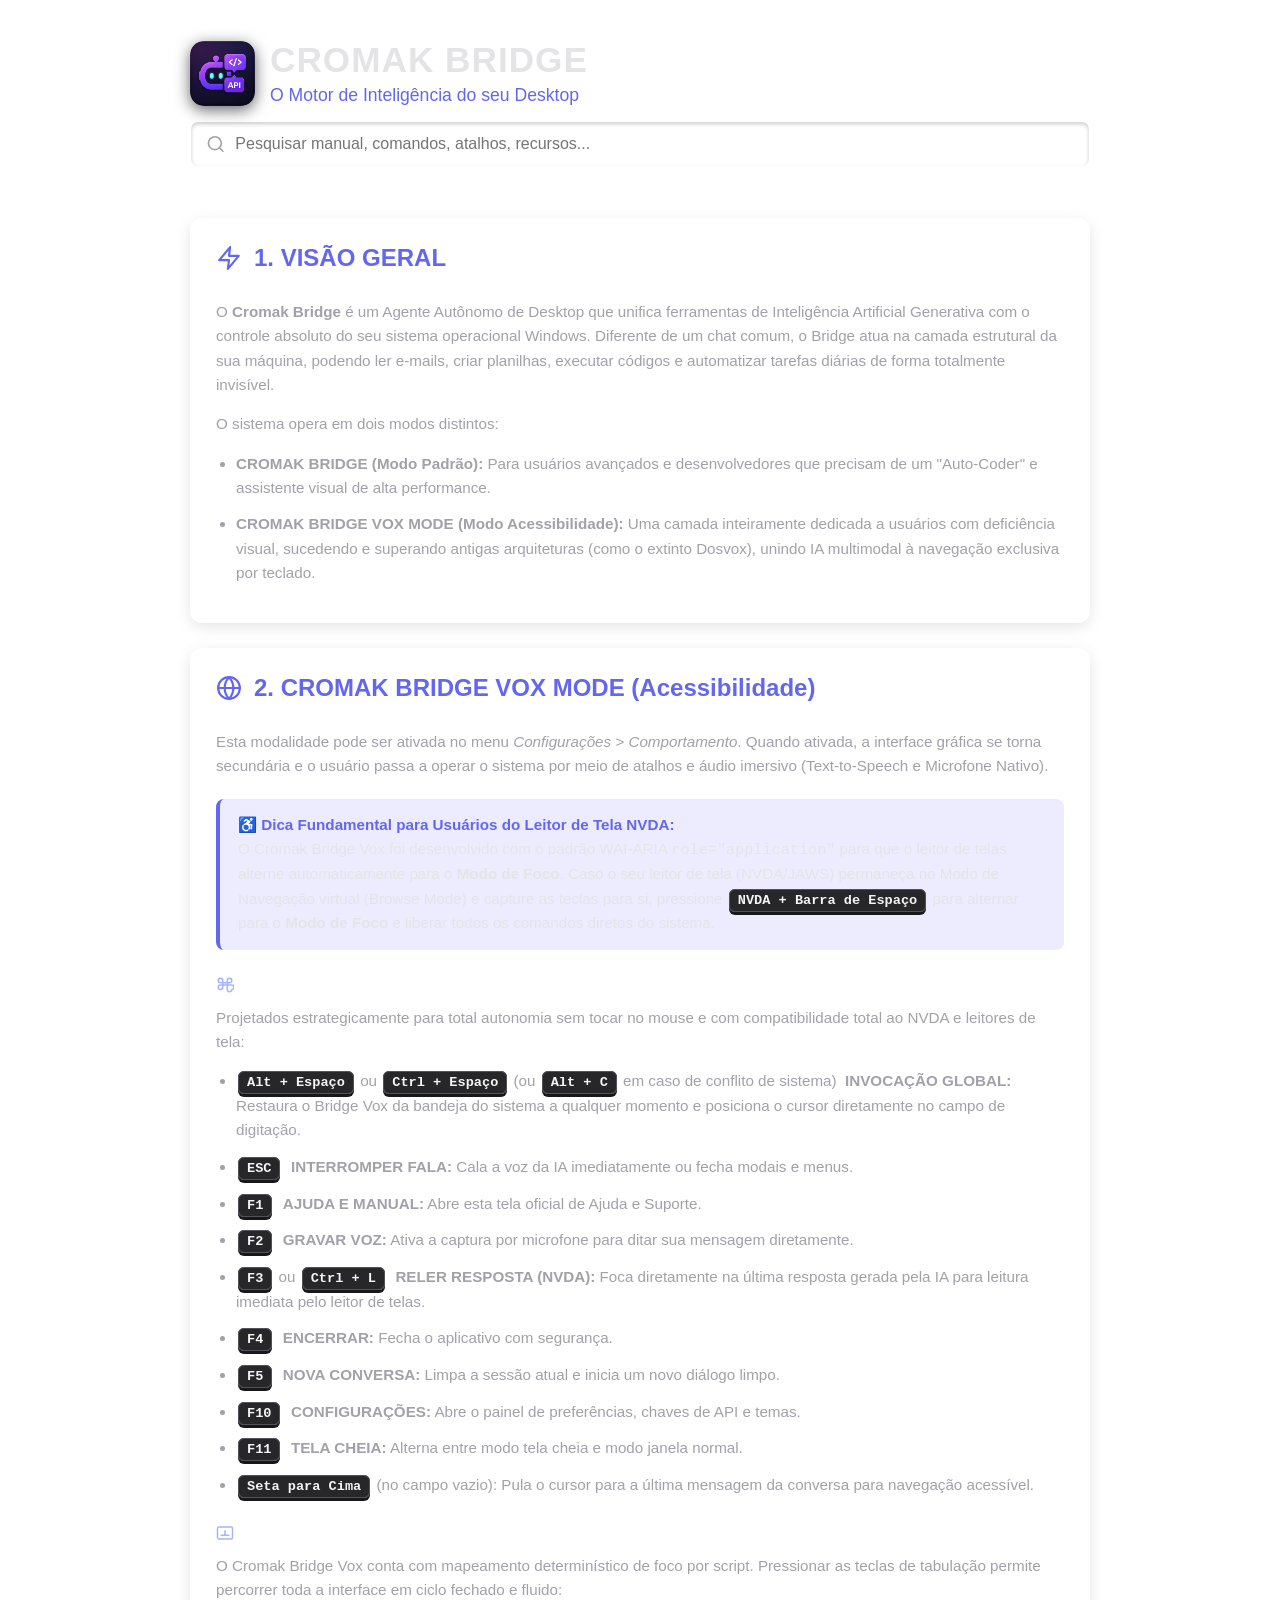
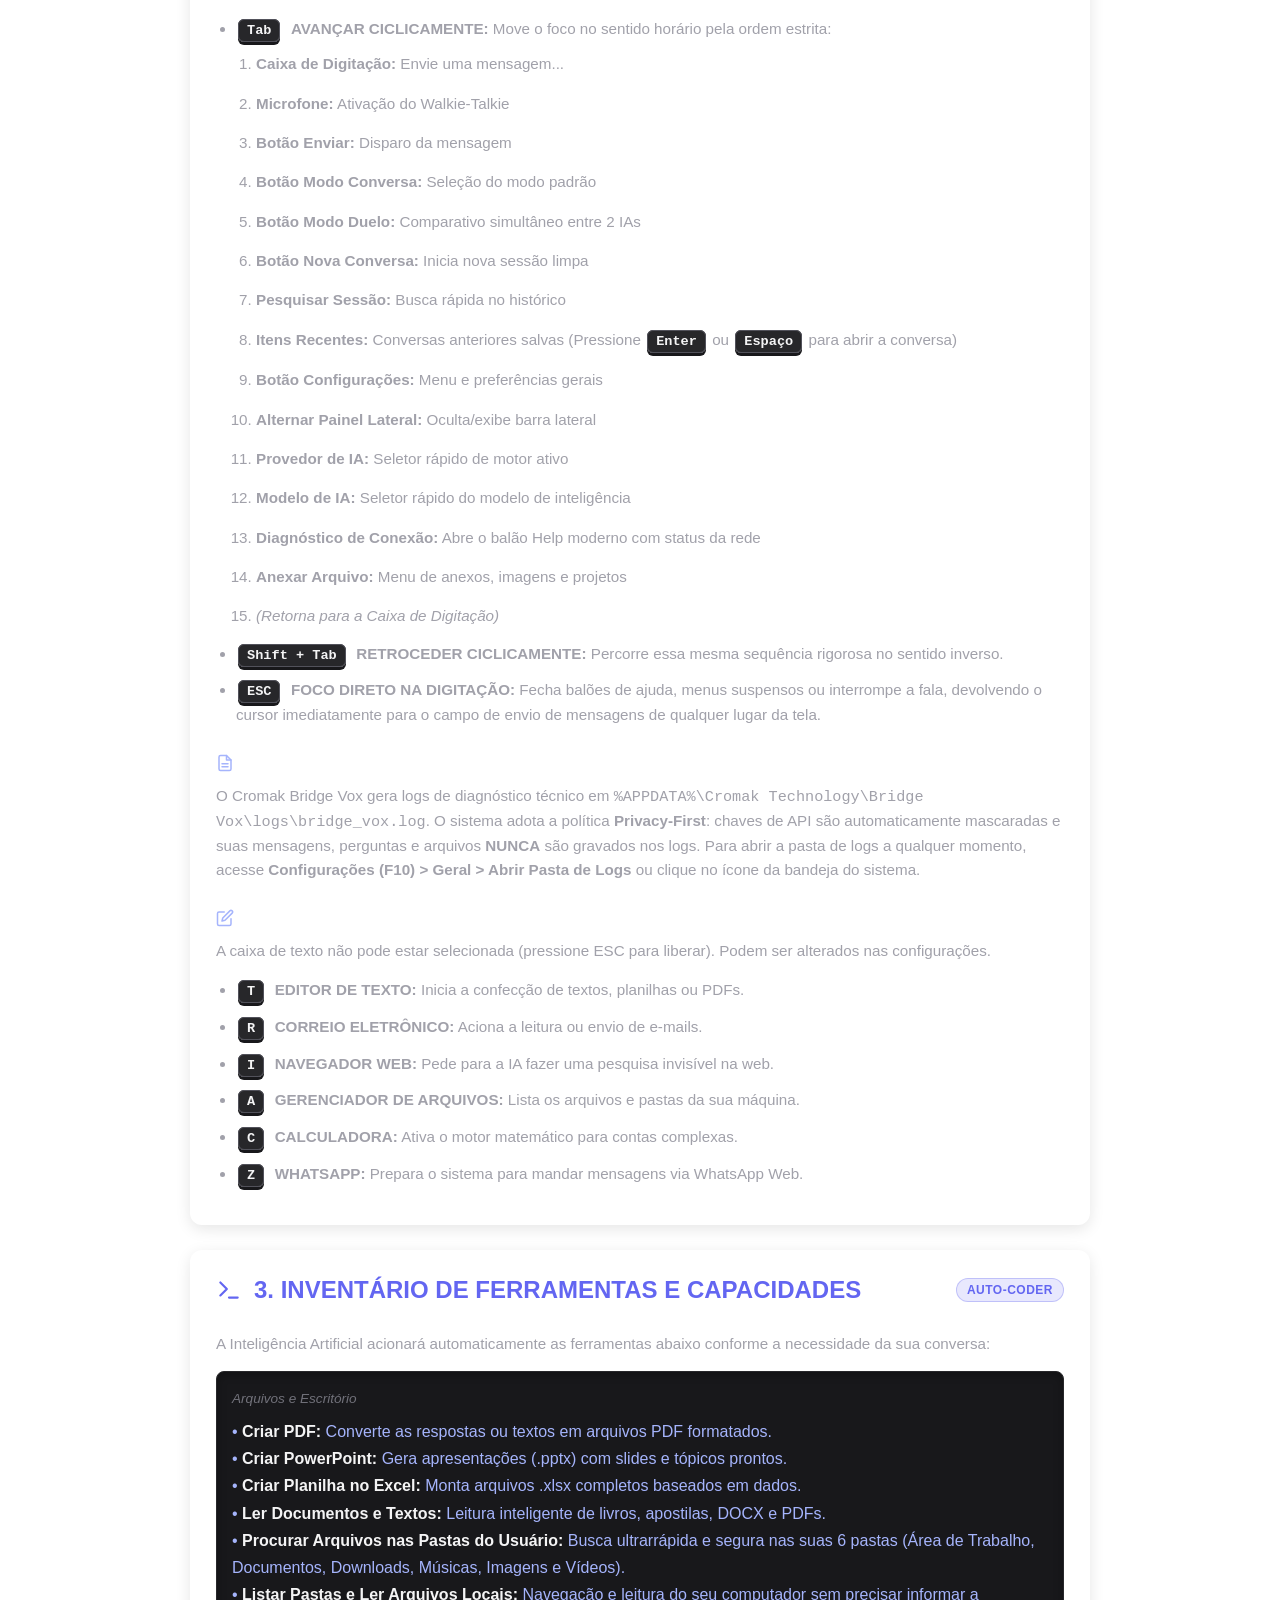
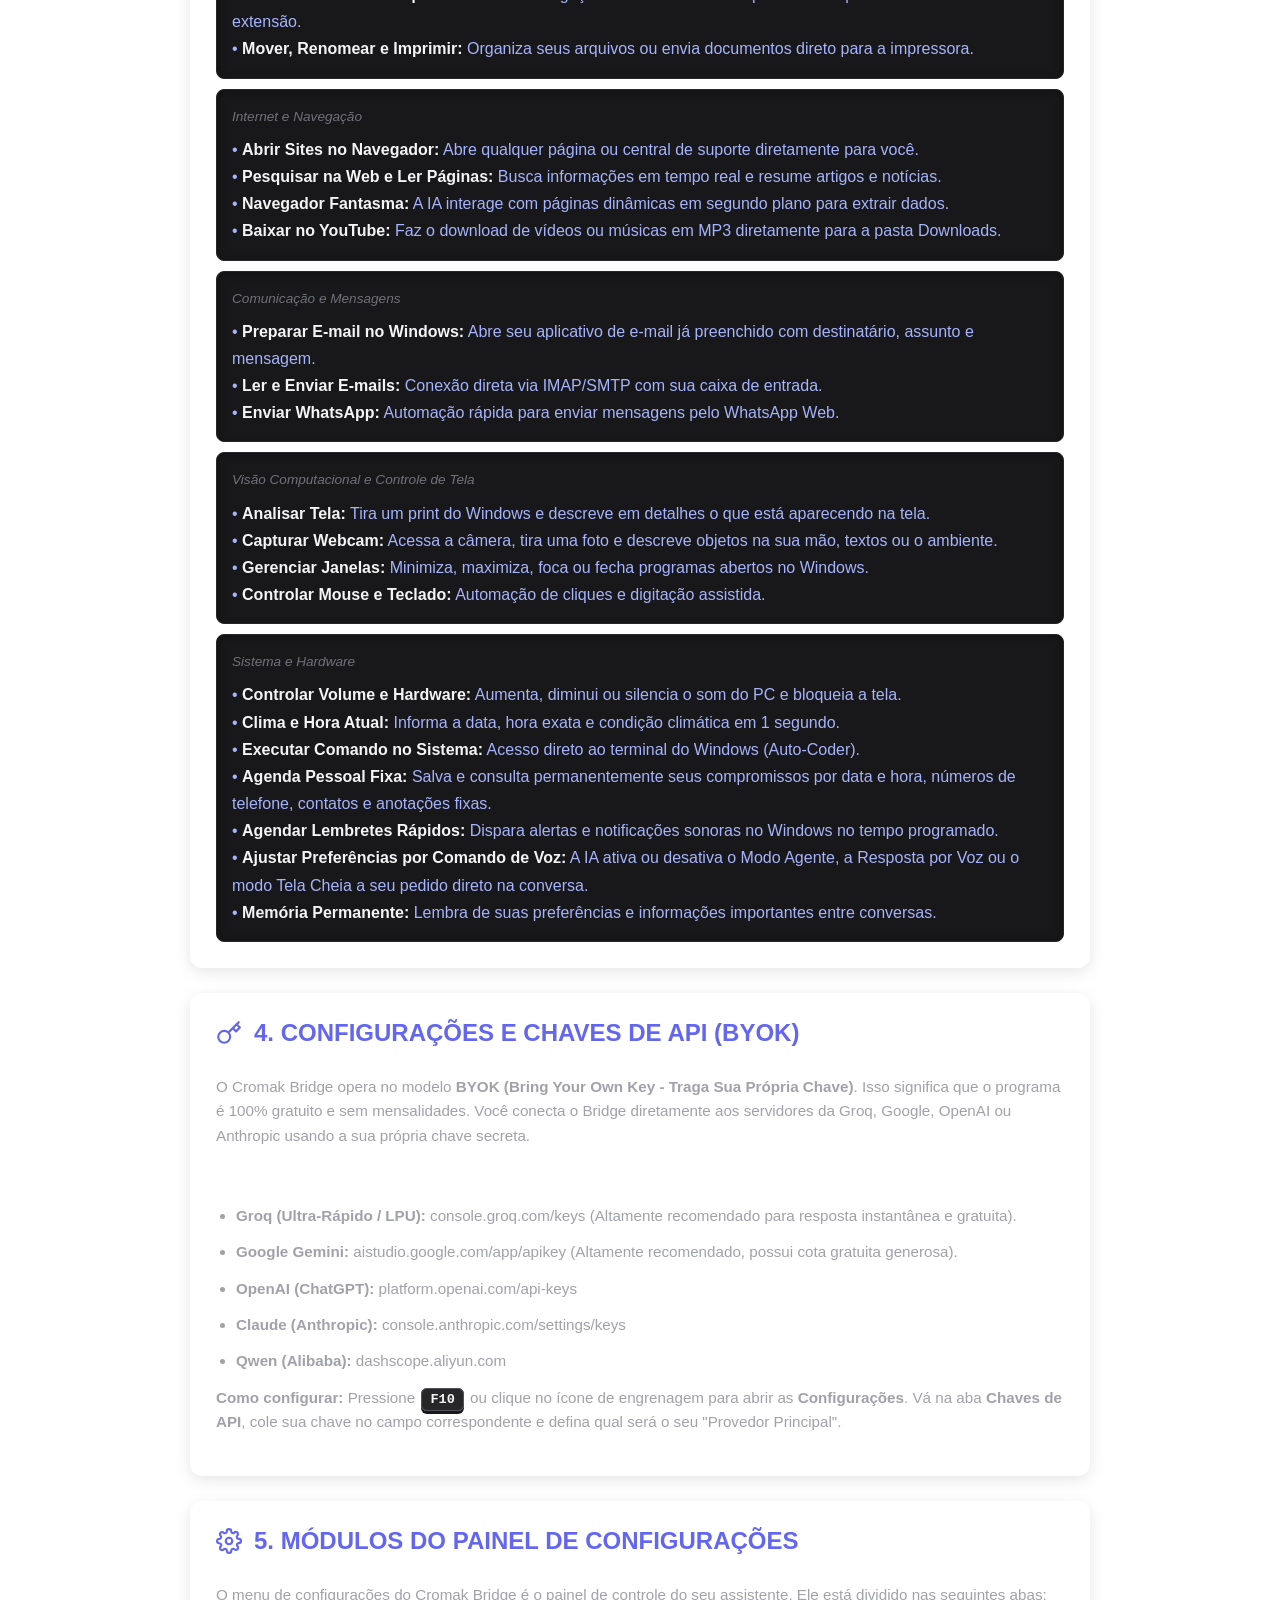
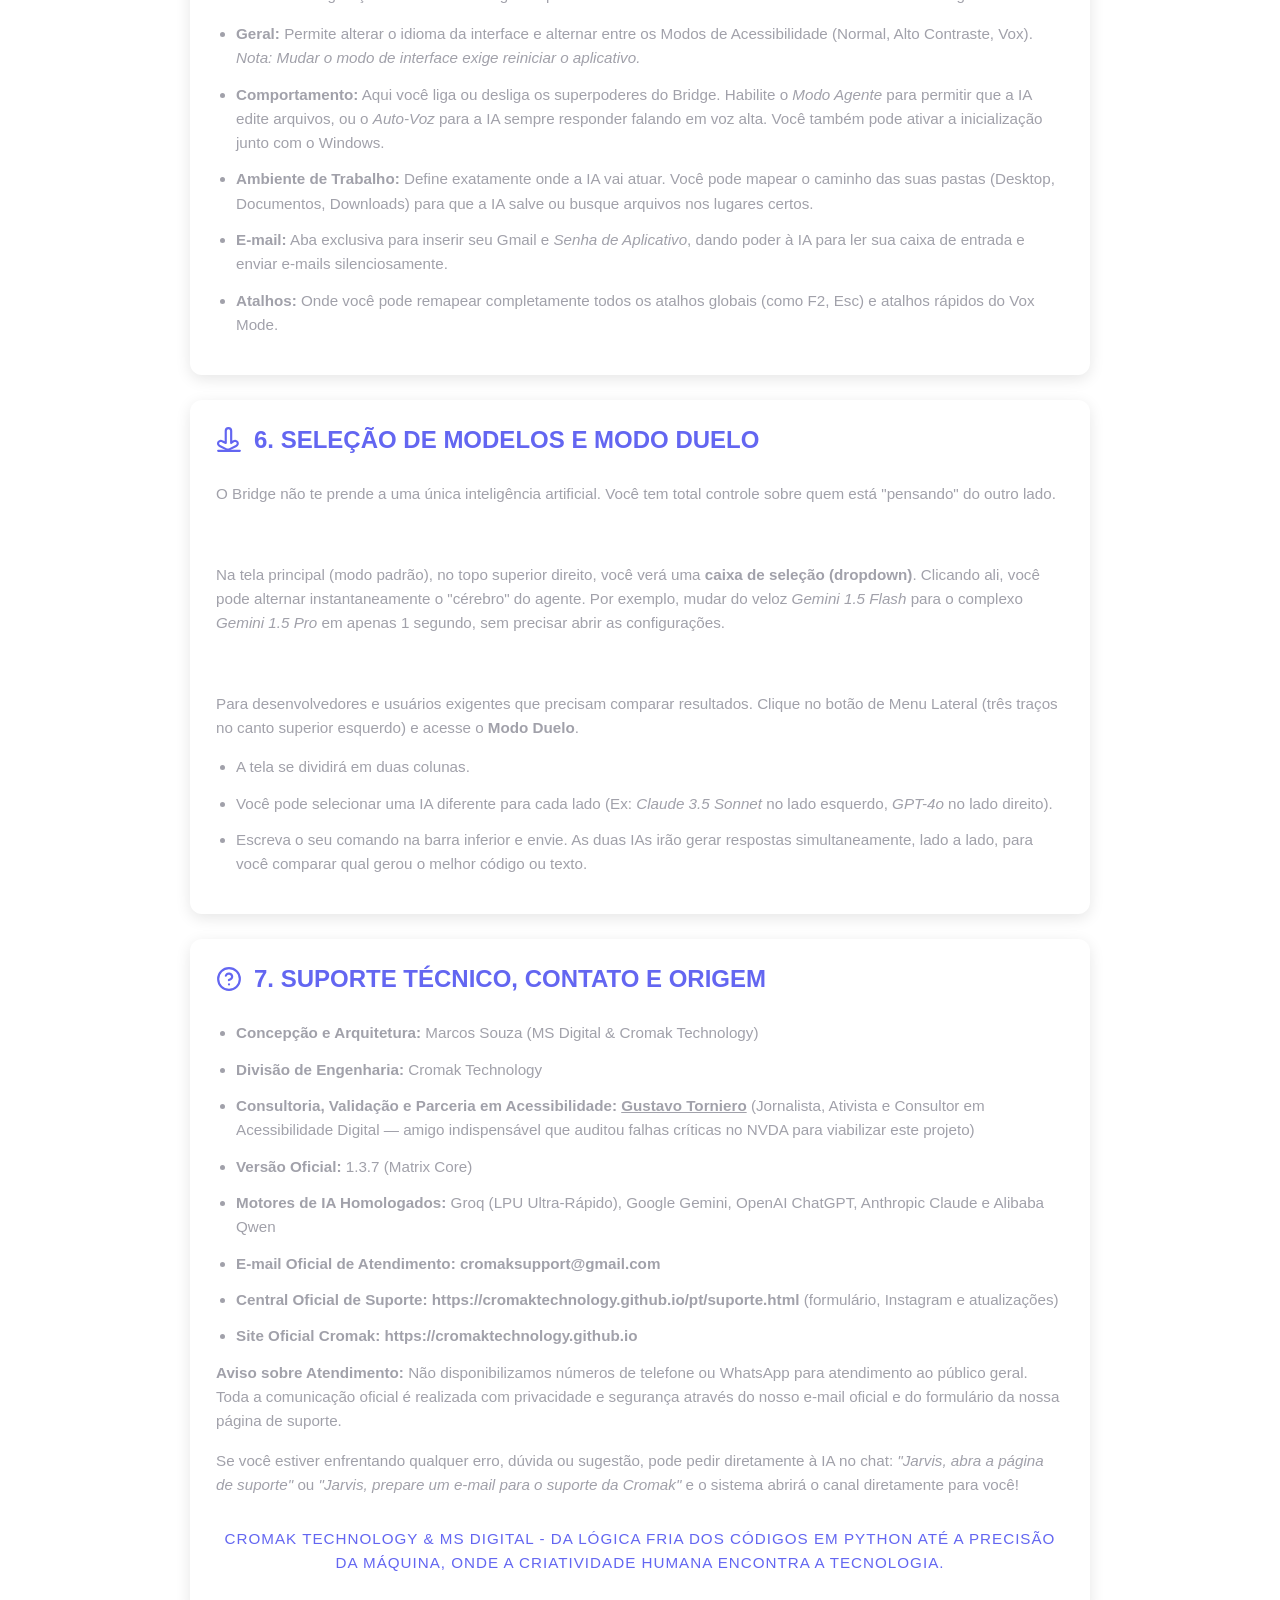
<file: web/help.html>
<!DOCTYPE html>
<html lang="pt-BR">
<head>
    <meta charset="UTF-8">
    <meta name="viewport" content="width=device-width, initial-scale=1.0">
    <title>Ajuda - Cromak Bridge</title>
    <link rel="icon" type="image/x-icon" href="lib/cromak-bridge.ico">
    <link rel="stylesheet" href="lib/style.css">
    <style>
        body { padding: 40px; overflow-y: auto; align-items: flex-start; justify-content: flex-start; background: var(--bg-dark); font-family: 'Segoe UI', Tahoma, Geneva, Verdana, sans-serif; }
        .help-container { max-width: 900px; margin: 0 auto; width: 100%; }
        
        .help-header { border-bottom: 1px solid var(--border-glass); padding-bottom: 20px; margin-bottom: 30px; display: flex; flex-direction: column; gap: 15px; }
        .help-header-top { display: flex; align-items: center; gap: 15px; }
        .help-header h1 { font-size: 2.2rem; color: var(--text-primary); margin: 0; text-transform: uppercase; letter-spacing: 1px; }
        .help-header p { color: var(--accent-1); margin: 5px 0 0 0; font-weight: 500; font-size: 1.1rem; }
        
        .search-box { display: flex; align-items: center; background: var(--surface-1); border: 1px solid var(--border-glass); border-radius: 8px; padding: 12px 15px; box-shadow: inset 0 2px 4px rgba(0,0,0,0.2); }
        .search-box input { background: transparent; border: none; color: var(--text-primary); font-size: 1rem; width: 100%; outline: none; margin-left: 10px; }
        
        .help-section { background: rgba(255,255,255,0.02); border: 1px solid var(--border-glass); border-radius: 12px; padding: 25px; margin-bottom: 25px; transition: 0.3s; box-shadow: 0 4px 15px rgba(0,0,0,0.1); }
        .help-section:hover { border-color: rgba(99, 102, 241, 0.4); box-shadow: 0 4px 20px rgba(99, 102, 241, 0.15); transform: translateY(-2px); }
        
        .help-section h2 { color: var(--accent-1); font-size: 1.5rem; margin-top: 0; margin-bottom: 15px; display: flex; align-items: center; gap: 12px; border-bottom: 1px solid rgba(255,255,255,0.05); padding-bottom: 12px; }
        .help-section h3 { color: #fff; font-size: 1.1rem; margin-top: 25px; margin-bottom: 10px; display: flex; align-items: center; gap: 8px; }
        
        .help-section p { color: var(--text-secondary); line-height: 1.6; margin-bottom: 15px; font-size: 0.95rem; }
        .help-section ul { color: var(--text-secondary); line-height: 1.6; padding-left: 20px; font-size: 0.95rem; }
        .help-section li { margin-bottom: 12px; }
        
        .icon { stroke: var(--accent-1); width: 26px; height: 26px; }
        .sub-icon { stroke: #a5b4fc; width: 18px; height: 18px; }
        
        .cmd-block { background: #18181b; border: 1px solid #27272a; border-radius: 8px; padding: 15px; margin-top: 10px; font-family: monospace; color: #a5b4fc; line-height: 1.7; box-shadow: inset 0 2px 10px rgba(0,0,0,0.3); }
        .cmd-block span.title { color: #71717a; font-style: italic; display: block; margin-bottom: 8px; font-family: 'Segoe UI', sans-serif; font-size: 0.85rem; }
        .cmd-block b { color: #f4f4f5; }
        
        .kbd { background: #27272a; border: 1px solid #52525b; border-radius: 6px; padding: 3px 8px; color: #f4f4f5; font-size: 0.85rem; box-shadow: 0 3px 0 #18181b; font-family: monospace; font-weight: bold; margin: 0 2px; }
        
        .badge { background: rgba(99, 102, 241, 0.15); color: var(--accent-1); padding: 4px 10px; border-radius: 20px; font-size: 0.75rem; font-weight: bold; border: 1px solid rgba(99, 102, 241, 0.3); margin-left: auto; letter-spacing: 0.5px; }
        
        .no-results { display: none; text-align: center; color: var(--text-secondary); padding: 40px; font-size: 1.2rem; }
    </style>
</head>
<body role="application" aria-label="Ajuda e Manual de Atalhos - Cromak Bridge Vox">
    <div class="help-container">
        <div class="help-header">
            <div class="help-header-top">
                <img src="lib/cromak-bridge.png" alt="Logo" width="65" style="border-radius: 14px; box-shadow: 0 4px 15px rgba(0,0,0,0.6);">
                <div>
                    <h1>CROMAK BRIDGE</h1>
                    <p>O Motor de Inteligência do seu Desktop</p>
                </div>
            </div>
            
            <div class="search-box">
                <svg viewBox="0 0 24 24" fill="none" stroke-width="2" stroke-linecap="round" stroke-linejoin="round" style="width: 20px; height: 20px; stroke: var(--text-secondary);"><circle cx="11" cy="11" r="8"></circle><line x1="21" y1="21" x2="16.65" y2="16.65"></line></svg>
                <input type="text" id="searchInput" placeholder="Pesquisar manual, comandos, atalhos, recursos..." onkeyup="filtrarAjuda()">
            </div>
        </div>

        <div id="noResults" class="no-results">Nenhum tópico encontrado para sua pesquisa.</div>

        <!-- VISÃO GERAL -->
        <div class="help-section searchable">
            <h2>
                <svg class="icon" viewBox="0 0 24 24" fill="none" stroke-width="2" stroke-linecap="round" stroke-linejoin="round"><polygon points="13 2 3 14 12 14 11 22 21 10 12 10 13 2"></polygon></svg>
                1. VISÃO GERAL
            </h2>
            <p>O <b>Cromak Bridge</b> é um Agente Autônomo de Desktop que unifica ferramentas de Inteligência Artificial Generativa com o controle absoluto do seu sistema operacional Windows. Diferente de um chat comum, o Bridge atua na camada estrutural da sua máquina, podendo ler e-mails, criar planilhas, executar códigos e automatizar tarefas diárias de forma totalmente invisível.</p>
            <p>O sistema opera em dois modos distintos:</p>
            <ul>
                <li><b>CROMAK BRIDGE (Modo Padrão):</b> Para usuários avançados e desenvolvedores que precisam de um "Auto-Coder" e assistente visual de alta performance.</li>
                <li><b>CROMAK BRIDGE VOX MODE (Modo Acessibilidade):</b> Uma camada inteiramente dedicada a usuários com deficiência visual, sucedendo e superando antigas arquiteturas (como o extinto Dosvox), unindo IA multimodal à navegação exclusiva por teclado.</li>
            </ul>
        </div>

        <!-- ACESSIBILIDADE E ATALHOS -->
        <div class="help-section searchable">
            <h2>
                <svg class="icon" viewBox="0 0 24 24" fill="none" stroke-width="2" stroke-linecap="round" stroke-linejoin="round"><circle cx="12" cy="12" r="10"></circle><path d="M12 2a14.5 14.5 0 0 0 0 20 14.5 14.5 0 0 0 0-20"></path><path d="M2 12h20"></path></svg>
                2. CROMAK BRIDGE VOX MODE (Acessibilidade)
            </h2>
            <p>Esta modalidade pode ser ativada no menu <i>Configurações > Comportamento</i>. Quando ativada, a interface gráfica se torna secundária e o usuário passa a operar o sistema por meio de atalhos e áudio imersivo (Text-to-Speech e Microfone Nativo).</p>
            
                        <!-- AVISO DE ACESSIBILIDADE NVDA (MODO DE FOCO) -->
            <div style="background: rgba(99, 102, 241, 0.12); border-left: 4px solid var(--accent-1); padding: 14px 18px; border-radius: 8px; margin: 20px 0; font-size: 0.95rem; line-height: 1.6;">
                <b style="color: var(--accent-1);">♿ Dica Fundamental para Usuários do Leitor de Tela NVDA:</b><br>
                O Cromak Bridge Vox foi desenvolvido com o padrão WAI-ARIA <code>role="application"</code> para que o leitor de telas alterne automaticamente para o <b>Modo de Foco</b>. 
                Caso o seu leitor de tela (NVDA/JAWS) permaneça no Modo de Navegação virtual (Browse Mode) e capture as teclas para si, pressione <span class="kbd">NVDA + Barra de Espaço</span> para alternar para o <b>Modo de Foco</b> e liberar todos os comandos diretos do sistema.
            </div>

            <h3><svg class="sub-icon" viewBox="0 0 24 24" fill="none" stroke-width="2" stroke-linecap="round" stroke-linejoin="round"><path d="M18 3a3 3 0 0 0-3 3v12a3 3 0 0 0 3 3 3 3 0 0 0 3-3 3 3 0 0 0 3-3 3 3 0 0 0-3-3H6a3 3 0 0 0-3 3 3 3 0 0 0 3 3 3 3 0 0 0 3-3V6a3 3 0 0 0-3-3 3 3 0 0 0-3 3 3 3 0 0 0 3 3h12a3 3 0 0 0 3-3 3 3 0 0 0-3-3z"></path></svg> 2.1 ATALHOS GLOBAIS E DE NAVEGAÇÃO ACESSÍVEL</h3>
            <p>Projetados estrategicamente para total autonomia sem tocar no mouse e com compatibilidade total ao NVDA e leitores de tela:</p>
            <ul>
                <li><span class="kbd">Alt + Espaço</span> ou <span class="kbd">Ctrl + Espaço</span> (ou <span class="kbd">Alt + C</span> em caso de conflito de sistema) &nbsp;<b>INVOCAÇÃO GLOBAL:</b> Restaura o Bridge Vox da bandeja do sistema a qualquer momento e posiciona o cursor diretamente no campo de digitação.</li>
                <li><span class="kbd">ESC</span> &nbsp;<b>INTERROMPER FALA:</b> Cala a voz da IA imediatamente ou fecha modais e menus.</li>
                <li><span class="kbd">F1</span> &nbsp;<b>AJUDA E MANUAL:</b> Abre esta tela oficial de Ajuda e Suporte.</li>
                <li><span class="kbd">F2</span> &nbsp;<b>GRAVAR VOZ:</b> Ativa a captura por microfone para ditar sua mensagem diretamente.</li>
                <li><span class="kbd">F3</span> ou <span class="kbd">Ctrl + L</span> &nbsp;<b>RELER RESPOSTA (NVDA):</b> Foca diretamente na última resposta gerada pela IA para leitura imediata pelo leitor de telas.</li>
                <li><span class="kbd">F4</span> &nbsp;<b>ENCERRAR:</b> Fecha o aplicativo com segurança.</li>
                <li><span class="kbd">F5</span> &nbsp;<b>NOVA CONVERSA:</b> Limpa a sessão atual e inicia um novo diálogo limpo.</li>
                <li><span class="kbd">F10</span> &nbsp;<b>CONFIGURAÇÕES:</b> Abre o painel de preferências, chaves de API e temas.</li>
                <li><span class="kbd">F11</span> &nbsp;<b>TELA CHEIA:</b> Alterna entre modo tela cheia e modo janela normal.</li>
                <li><span class="kbd">Seta para Cima</span> (no campo vazio): Pula o cursor para a última mensagem da conversa para navegação acessível.</li>
            </ul>

            <h3><svg class="sub-icon" viewBox="0 0 24 24" fill="none" stroke-width="2" stroke-linecap="round" stroke-linejoin="round"><rect x="2" y="4" width="20" height="16" rx="2"></rect><path d="M7 15h10M12 9v6"></path></svg> 2.2 NAVEGAÇÃO SEQUENCIAL CIRCULAR (TAB E SHIFT + TAB)</h3>
            <p>O Cromak Bridge Vox conta com mapeamento determinístico de foco por script. Pressionar as teclas de tabulação permite percorrer toda a interface em ciclo fechado e fluido:</p>
            <ul>
                <li><span class="kbd">Tab</span> &nbsp;<b>AVANÇAR CICLICAMENTE:</b> Move o foco no sentido horário pela ordem estrita:
                    <ol style="margin-top: 8px; margin-bottom: 8px; padding-left: 20px; line-height: 1.8;">
                        <li><b>Caixa de Digitação:</b> Envie uma mensagem...</li>
                        <li><b>Microfone:</b> Ativação do Walkie-Talkie</li>
                        <li><b>Botão Enviar:</b> Disparo da mensagem</li>
                        <li><b>Botão Modo Conversa:</b> Seleção do modo padrão</li>
                        <li><b>Botão Modo Duelo:</b> Comparativo simultâneo entre 2 IAs</li>
                        <li><b>Botão Nova Conversa:</b> Inicia nova sessão limpa</li>
                        <li><b>Pesquisar Sessão:</b> Busca rápida no histórico</li>
                        <li><b>Itens Recentes:</b> Conversas anteriores salvas (Pressione <span class="kbd">Enter</span> ou <span class="kbd">Espaço</span> para abrir a conversa)</li>
                        <li><b>Botão Configurações:</b> Menu e preferências gerais</li>
                        <li><b>Alternar Painel Lateral:</b> Oculta/exibe barra lateral</li>
                        <li><b>Provedor de IA:</b> Seletor rápido de motor ativo</li>
                        <li><b>Modelo de IA:</b> Seletor rápido do modelo de inteligência</li>
                        <li><b>Diagnóstico de Conexão:</b> Abre o balão Help moderno com status da rede</li>
                        <li><b>Anexar Arquivo:</b> Menu de anexos, imagens e projetos</li>
                        <li><i>(Retorna para a Caixa de Digitação)</i></li>
                    </ol>
                </li>
                <li><span class="kbd">Shift + Tab</span> &nbsp;<b>RETROCEDER CICLICAMENTE:</b> Percorre essa mesma sequência rigorosa no sentido inverso.</li>
                <li><span class="kbd">ESC</span> &nbsp;<b>FOCO DIRETO NA DIGITAÇÃO:</b> Fecha balões de ajuda, menus suspensos ou interrompe a fala, devolvendo o cursor imediatamente para o campo de envio de mensagens de qualquer lugar da tela.</li>
            </ul>

            <h3><svg class="sub-icon" viewBox="0 0 24 24" fill="none" stroke-width="2" stroke-linecap="round" stroke-linejoin="round"><path d="M14 2H6a2 2 0 0 0-2 2v16a2 2 0 0 0 2 2h12a2 2 0 0 0 2-2V8z"></path><polyline points="14 2 14 8 20 8"></polyline><line x1="16" y1="13" x2="8" y2="13"></line><line x1="16" y1="17" x2="8" y2="17"></line></svg> 2.3 DIAGNÓSTICO E PRIVACIDADE TOTAL (LOGS SEGUROS)</h3>
            <p>O Cromak Bridge Vox gera logs de diagnóstico técnico em <code>%APPDATA%\Cromak Technology\Bridge Vox\logs\bridge_vox.log</code>. O sistema adota a política <b>Privacy-First</b>: chaves de API são automaticamente mascaradas e suas mensagens, perguntas e arquivos <b>NUNCA</b> são gravados nos logs. Para abrir a pasta de logs a qualquer momento, acesse <b>Configurações (F10) &gt; Geral &gt; Abrir Pasta de Logs</b> ou clique no ícone da bandeja do sistema.</p>

            <h3><svg class="sub-icon" viewBox="0 0 24 24" fill="none" stroke-width="2" stroke-linecap="round" stroke-linejoin="round"><path d="M11 4H4a2 2 0 0 0-2 2v14a2 2 0 0 0 2 2h14a2 2 0 0 0 2-2v-7"></path><path d="M18.5 2.5a2.121 2.121 0 0 1 3 3L12 15l-4 1 1-4 9.5-9.5z"></path></svg> 2.2 ATALHOS DE ACESSOS RÁPIDOS (Letra Única)</h3>
            <p>A caixa de texto não pode estar selecionada (pressione ESC para liberar). Podem ser alterados nas configurações.</p>
            <ul>
                <li><span class="kbd">T</span> &nbsp;<b>EDITOR DE TEXTO:</b> Inicia a confecção de textos, planilhas ou PDFs.</li>
                <li><span class="kbd">R</span> &nbsp;<b>CORREIO ELETRÔNICO:</b> Aciona a leitura ou envio de e-mails.</li>
                <li><span class="kbd">I</span> &nbsp;<b>NAVEGADOR WEB:</b> Pede para a IA fazer uma pesquisa invisível na web.</li>
                <li><span class="kbd">A</span> &nbsp;<b>GERENCIADOR DE ARQUIVOS:</b> Lista os arquivos e pastas da sua máquina.</li>
                <li><span class="kbd">C</span> &nbsp;<b>CALCULADORA:</b> Ativa o motor matemático para contas complexas.</li>
                <li><span class="kbd">Z</span> &nbsp;<b>WHATSAPP:</b> Prepara o sistema para mandar mensagens via WhatsApp Web.</li>
            </ul>
        </div>

        <!-- CAPACIDADES DO MOTOR -->
        <div class="help-section searchable">
            <h2>
                <svg aria-hidden="true" class="icon" viewBox="0 0 24 24" fill="none" stroke-width="2" stroke-linecap="round" stroke-linejoin="round"><polyline points="4 17 10 11 4 5"></polyline><line x1="12" y1="19" x2="20" y2="19"></line></svg>
                3. INVENTÁRIO DE FERRAMENTAS E CAPACIDADES
                <span class="badge">AUTO-CODER</span>
            </h2>
            <p>A Inteligência Artificial acionará automaticamente as ferramentas abaixo conforme a necessidade da sua conversa:</p>

            <div class="cmd-block" style="font-family: 'Segoe UI', sans-serif;">
                <span class="title">Arquivos e Escritório</span>
                • <b>Criar PDF:</b> Converte as respostas ou textos em arquivos PDF formatados.<br>
                • <b>Criar PowerPoint:</b> Gera apresentações (.pptx) com slides e tópicos prontos.<br>
                • <b>Criar Planilha no Excel:</b> Monta arquivos .xlsx completos baseados em dados.<br>
                • <b>Ler Documentos e Textos:</b> Leitura inteligente de livros, apostilas, DOCX e PDFs.<br>
                • <b>Procurar Arquivos nas Pastas do Usuário:</b> Busca ultrarrápida e segura nas suas 6 pastas (Área de Trabalho, Documentos, Downloads, Músicas, Imagens e Vídeos).<br>
                • <b>Listar Pastas e Ler Arquivos Locais:</b> Navegação e leitura do seu computador sem precisar informar a extensão.<br>
                • <b>Mover, Renomear e Imprimir:</b> Organiza seus arquivos ou envia documentos direto para a impressora.
            </div>

            <div class="cmd-block" style="font-family: 'Segoe UI', sans-serif;">
                <span class="title">Internet e Navegação</span>
                • <b>Abrir Sites no Navegador:</b> Abre qualquer página ou central de suporte diretamente para você.<br>
                • <b>Pesquisar na Web e Ler Páginas:</b> Busca informações em tempo real e resume artigos e notícias.<br>
                • <b>Navegador Fantasma:</b> A IA interage com páginas dinâmicas em segundo plano para extrair dados.<br>
                • <b>Baixar no YouTube:</b> Faz o download de vídeos ou músicas em MP3 diretamente para a pasta Downloads.
            </div>

            <div class="cmd-block" style="font-family: 'Segoe UI', sans-serif;">
                <span class="title">Comunicação e Mensagens</span>
                • <b>Preparar E-mail no Windows:</b> Abre seu aplicativo de e-mail já preenchido com destinatário, assunto e mensagem.<br>
                • <b>Ler e Enviar E-mails:</b> Conexão direta via IMAP/SMTP com sua caixa de entrada.<br>
                • <b>Enviar WhatsApp:</b> Automação rápida para enviar mensagens pelo WhatsApp Web.
            </div>

            <div class="cmd-block" style="font-family: 'Segoe UI', sans-serif;">
                <span class="title">Visão Computacional e Controle de Tela</span>
                • <b>Analisar Tela:</b> Tira um print do Windows e descreve em detalhes o que está aparecendo na tela.<br>
                • <b>Capturar Webcam:</b> Acessa a câmera, tira uma foto e descreve objetos na sua mão, textos ou o ambiente.<br>
                • <b>Gerenciar Janelas:</b> Minimiza, maximiza, foca ou fecha programas abertos no Windows.<br>
                • <b>Controlar Mouse e Teclado:</b> Automação de cliques e digitação assistida.
            </div>

            <div class="cmd-block" style="font-family: 'Segoe UI', sans-serif;">
                <span class="title">Sistema e Hardware</span>
                • <b>Controlar Volume e Hardware:</b> Aumenta, diminui ou silencia o som do PC e bloqueia a tela.<br>
                • <b>Clima e Hora Atual:</b> Informa a data, hora exata e condição climática em 1 segundo.<br>
                • <b>Executar Comando no Sistema:</b> Acesso direto ao terminal do Windows (Auto-Coder).<br>
                • <b>Agenda Pessoal Fixa:</b> Salva e consulta permanentemente seus compromissos por data e hora, números de telefone, contatos e anotações fixas.<br>
                • <b>Agendar Lembretes Rápidos:</b> Dispara alertas e notificações sonoras no Windows no tempo programado.<br>
                • <b>Ajustar Preferências por Comando de Voz:</b> A IA ativa ou desativa o Modo Agente, a Resposta por Voz ou o modo Tela Cheia a seu pedido direto na conversa.<br>
                • <b>Memória Permanente:</b> Lembra de suas preferências e informações importantes entre conversas.
            </div>
        </div>

        
        <!-- CHAVES DE API -->
        <div class="help-section searchable">
            <h2>
                <svg aria-hidden="true" class="icon" viewBox="0 0 24 24" fill="none" stroke-width="2" stroke-linecap="round" stroke-linejoin="round"><path d="M21 2l-2 2m-7.61 7.61a5.5 5.5 0 1 1-7.778 7.778 5.5 5.5 0 0 1 7.777-7.777zm0 0L15.5 7.5m0 0l3 3L22 7l-3-3m-3.5 3.5L19 4"></path></svg>
                4. CONFIGURAÇÕES E CHAVES DE API (BYOK)
            </h2>
            <p>O Cromak Bridge opera no modelo <b>BYOK (Bring Your Own Key - Traga Sua Própria Chave)</b>. Isso significa que o programa é 100% gratuito e sem mensalidades. Você conecta o Bridge diretamente aos servidores da Groq, Google, OpenAI ou Anthropic usando a sua própria chave secreta.</p>
            
            <h3>Onde conseguir suas chaves (API Keys):</h3>
            <ul>
                <li><b>Groq (Ultra-Rápido / LPU):</b> <a href="#" onclick="pywebview.api.abrir_link('https://console.groq.com/keys')" style="color: var(--accent-2);">console.groq.com/keys</a> (Altamente recomendado para resposta instantânea e gratuita).</li>
                <li><b>Google Gemini:</b> <a href="#" onclick="pywebview.api.abrir_link('https://aistudio.google.com/app/apikey')" style="color: var(--accent-2);">aistudio.google.com/app/apikey</a> (Altamente recomendado, possui cota gratuita generosa).</li>
                <li><b>OpenAI (ChatGPT):</b> <a href="#" onclick="pywebview.api.abrir_link('https://platform.openai.com/api-keys')" style="color: var(--accent-2);">platform.openai.com/api-keys</a></li>
                <li><b>Claude (Anthropic):</b> <a href="#" onclick="pywebview.api.abrir_link('https://console.anthropic.com/settings/keys')" style="color: var(--accent-2);">console.anthropic.com/settings/keys</a></li>
                <li><b>Qwen (Alibaba):</b> <a href="#" onclick="pywebview.api.abrir_link('https://dashscope.aliyun.com/')" style="color: var(--accent-2);">dashscope.aliyun.com</a></li>
            </ul>
            <p><b>Como configurar:</b> Pressione <span class="kbd">F10</span> ou clique no ícone de engrenagem para abrir as <b>Configurações</b>. Vá na aba <b>Chaves de API</b>, cole sua chave no campo correspondente e defina qual será o seu "Provedor Principal".</p>
        </div>

        <!-- MÓDULOS DE CONFIGURAÇÃO -->
        <div class="help-section searchable">
            <h2>
                <svg class="icon" viewBox="0 0 24 24" fill="none" stroke-width="2" stroke-linecap="round" stroke-linejoin="round"><circle cx="12" cy="12" r="3"></circle><path d="M19.4 15a1.65 1.65 0 0 0 .33 1.82l.06.06a2 2 0 0 1 0 2.83 2 2 0 0 1-2.83 0l-.06-.06a1.65 1.65 0 0 0-1.82-.33 1.65 1.65 0 0 0-1 1.51V21a2 2 0 0 1-2 2 2 2 0 0 1-2-2v-.09A1.65 1.65 0 0 0 9 19.4a1.65 1.65 0 0 0-1.82.33l-.06.06a2 2 0 0 1-2.83 0 2 2 0 0 1 0-2.83l.06-.06a1.65 1.65 0 0 0 .33-1.82 1.65 1.65 0 0 0-1.51-1H3a2 2 0 0 1-2-2 2 2 0 0 1 2-2h.09A1.65 1.65 0 0 0 4.6 9a1.65 1.65 0 0 0-.33-1.82l-.06-.06a2 2 0 0 1 0-2.83 2 2 0 0 1 2.83 0l.06.06a1.65 1.65 0 0 0 1.82.33H9a1.65 1.65 0 0 0 1-1.51V3a2 2 0 0 1 2-2 2 2 0 0 1 2 2v.09a1.65 1.65 0 0 0 1 1.51 1.65 1.65 0 0 0 1.82-.33l.06-.06a2 2 0 0 1 2.83 0 2 2 0 0 1 0 2.83l-.06.06a1.65 1.65 0 0 0-.33 1.82V9a1.65 1.65 0 0 0 1.51 1H21a2 2 0 0 1 2 2 2 2 0 0 1-2 2h-.09a1.65 1.65 0 0 0-1.51 1z"></path></svg>
                5. MÓDULOS DO PAINEL DE CONFIGURAÇÕES
            </h2>
            <p>O menu de configurações do Cromak Bridge é o painel de controle do seu assistente. Ele está dividido nas seguintes abas:</p>
            <ul>
                <li><b>Geral:</b> Permite alterar o idioma da interface e alternar entre os Modos de Acessibilidade (Normal, Alto Contraste, Vox). <i>Nota: Mudar o modo de interface exige reiniciar o aplicativo.</i></li>
                <li><b>Comportamento:</b> Aqui você liga ou desliga os superpoderes do Bridge. Habilite o <i>Modo Agente</i> para permitir que a IA edite arquivos, ou o <i>Auto-Voz</i> para a IA sempre responder falando em voz alta. Você também pode ativar a inicialização junto com o Windows.</li>
                <li><b>Ambiente de Trabalho:</b> Define exatamente onde a IA vai atuar. Você pode mapear o caminho das suas pastas (Desktop, Documentos, Downloads) para que a IA salve ou busque arquivos nos lugares certos.</li>
                <li><b>E-mail:</b> Aba exclusiva para inserir seu Gmail e <i>Senha de Aplicativo</i>, dando poder à IA para ler sua caixa de entrada e enviar e-mails silenciosamente.</li>
                <li><b>Atalhos:</b> Onde você pode remapear completamente todos os atalhos globais (como F2, Esc) e atalhos rápidos do Vox Mode.</li>
            </ul>
        </div>

        <!-- SELEÇÃO E DUELO -->
        <div class="help-section searchable">
            <h2>
                <svg class="icon" viewBox="0 0 24 24" fill="none" stroke-width="2" stroke-linecap="round" stroke-linejoin="round"><path d="M14 14.76V3.5a2.5 2.5 0 0 0-5 0v11.26l-3.32-1.66a2.5 2.5 0 1 0-2.23 4.46l5.77 2.88a4 4 0 0 0 3.56 0l5.77-2.88a2.5 2.5 0 1 0-2.23-4.46L14 14.76z"></path><path d="M22 22H2"></path></svg>
                6. SELEÇÃO DE MODELOS E MODO DUELO
            </h2>
            <p>O Bridge não te prende a uma única inteligência artificial. Você tem total controle sobre quem está "pensando" do outro lado.</p>
            
            <h3>Troca Rápida na Interface</h3>
            <p>Na tela principal (modo padrão), no topo superior direito, você verá uma <b>caixa de seleção (dropdown)</b>. Clicando ali, você pode alternar instantaneamente o "cérebro" do agente. Por exemplo, mudar do veloz <i>Gemini 1.5 Flash</i> para o complexo <i>Gemini 1.5 Pro</i> em apenas 1 segundo, sem precisar abrir as configurações.</p>

            <h3>Modo Duelo (Tela Dividida)</h3>
            <p>Para desenvolvedores e usuários exigentes que precisam comparar resultados. Clique no botão de Menu Lateral (três traços no canto superior esquerdo) e acesse o <b>Modo Duelo</b>.</p>
            <ul>
                <li>A tela se dividirá em duas colunas.</li>
                <li>Você pode selecionar uma IA diferente para cada lado (Ex: <i>Claude 3.5 Sonnet</i> no lado esquerdo, <i>GPT-4o</i> no lado direito).</li>
                <li>Escreva o seu comando na barra inferior e envie. As duas IAs irão gerar respostas simultaneamente, lado a lado, para você comparar qual gerou o melhor código ou texto.</li>
            </ul>
        </div>

<!-- SUPORTE -->
        <div class="help-section searchable">
            <h2>
                <svg class="icon" viewBox="0 0 24 24" fill="none" stroke-width="2" stroke-linecap="round" stroke-linejoin="round"><circle cx="12" cy="12" r="10"></circle><path d="M9.09 9a3 3 0 0 1 5.83 1c0 2-3 3-3 3"></path><line x1="12" y1="17" x2="12.01" y2="17"></line></svg>
                7. SUPORTE TÉCNICO, CONTATO E ORIGEM
            </h2>
            <ul>
                <li><b>Concepção e Arquitetura:</b> Marcos Souza (MS Digital & Cromak Technology)</li>
                <li><b>Divisão de Engenharia:</b> Cromak Technology</li>
                <li><b>Consultoria, Validação e Parceria em Acessibilidade:</b> <a href="https://torniero.com.br" target="_blank" style="color: var(--accent-2); text-decoration: underline; font-weight: bold;">Gustavo Torniero</a> (Jornalista, Ativista e Consultor em Acessibilidade Digital — amigo indispensável que auditou falhas críticas no NVDA para viabilizar este projeto)</li>
                <li><b>Versão Oficial:</b> 1.3.7 (Matrix Core)</li>
                <li><b>Motores de IA Homologados:</b> Groq (LPU Ultra-Rápido), Google Gemini, OpenAI ChatGPT, Anthropic Claude e Alibaba Qwen</li>
                <li><b>E-mail Oficial de Atendimento:</b> <a href="mailto:cromaksupport@gmail.com" style="color: var(--accent-2); text-decoration: none; font-weight: bold;">cromaksupport@gmail.com</a></li>
                <li><b>Central Oficial de Suporte:</b> <a href="https://cromaktechnology.github.io/pt/suporte.html" style="color: var(--accent-2); text-decoration: none; font-weight: bold;">https://cromaktechnology.github.io/pt/suporte.html</a> (formulário, Instagram e atualizações)</li>
                <li><b>Site Oficial Cromak:</b> <a href="https://cromaktechnology.github.io" style="color: var(--accent-2); text-decoration: none; font-weight: bold;">https://cromaktechnology.github.io</a></li>
            </ul>
            <p><b>Aviso sobre Atendimento:</b> Não disponibilizamos números de telefone ou WhatsApp para atendimento ao público geral. Toda a comunicação oficial é realizada com privacidade e segurança através do nosso e-mail oficial e do formulário da nossa página de suporte.</p>
            <p>Se você estiver enfrentando qualquer erro, dúvida ou sugestão, pode pedir diretamente à IA no chat: <i>"Jarvis, abra a página de suporte"</i> ou <i>"Jarvis, prepare um e-mail para o suporte da Cromak"</i> e o sistema abrirá o canal diretamente para você!</p>
            <p style="text-align: center; color: var(--accent-1); margin-top: 30px; font-weight: 500; letter-spacing: 1px;">CROMAK TECHNOLOGY & MS DIGITAL - DA LÓGICA FRIA DOS CÓDIGOS EM PYTHON ATÉ A PRECISÃO DA MÁQUINA, ONDE A CRIATIVIDADE HUMANA ENCONTRA A TECNOLOGIA.</p>
        </div>
    </div>

    <script>
        function filtrarAjuda() {
            let input = document.getElementById('searchInput');
            let filter = input.value.toUpperCase();
            let sections = document.getElementsByClassName('searchable');
            let hasResults = false;

            for (let i = 0; i < sections.length; i++) {
                let txtValue = sections[i].textContent || sections[i].innerText;
                if (txtValue.toUpperCase().indexOf(filter) > -1) {
                    sections[i].style.display = "";
                    hasResults = true;
                } else {
                    sections[i].style.display = "none";
                }
            }
            document.getElementById('noResults').style.display = hasResults ? 'none' : 'block';
        }
    </script>
</body>
</html>
</file>
<file: web/lib/style.css>
/* 1. VARIÁVEIS E CORES GLOBAIS */
        :root { --bg-primary: #09090b; --bg-glass: rgba(24, 24, 27, 0.7); --border-glass: rgba(255, 255, 255, 0.04); --text-primary: #e4e4e7; --text-secondary: #a1a1aa; --accent-1: #6366f1; --accent-gradient: linear-gradient(135deg, #6366f1 0%, #8b5cf6 100%); --success: #10b981; --radius: 16px; --transition: all 0.3s ease; }
        
        /* 2. BASE E TIPOGRAFIA */
        * { margin: 0; padding: 0; box-sizing: border-box; }
        body { font-family: 'Inter', sans-serif; background-color: var(--bg-primary); color: var(--text-primary); height: 100vh; overflow: hidden; display: flex; user-select: text; -webkit-user-select: text; }
        a { color: var(--accent-1); text-decoration: none; border-bottom: 1px dashed transparent; transition: var(--transition); }
        a:hover { color: #8b5cf6; border-bottom: 1px dashed #8b5cf6; }
        ::-webkit-scrollbar { width: 6px; }
        ::-webkit-scrollbar-thumb { background: rgba(255,255,255,0.1); border-radius: 10px; }
        
        /* 3. ESTRUTURA E BACKGROUND */
        #particleCanvas { position: fixed; top: 0; left: 0; width: 100%; height: 100%; z-index: 0; pointer-events: none; }
        .app-container { position: relative; z-index: 1; display: flex; width: 100%; height: 100%; padding: 16px; gap: 16px; }
        
        /* 4. MENU LATERAL (SIDEBAR) */
        .sidebar { width: 280px; background: var(--bg-glass); backdrop-filter: blur(6px); border: 1px solid var(--border-glass); border-radius: var(--radius); padding: 24px; display: flex; flex-direction: column; gap: 16px; transition: all 0.3s cubic-bezier(0.4, 0, 0.2, 1); }
.sidebar.desktop-hidden { width: 0 !important; padding-left: 0 !important; padding-right: 0 !important; border-width: 0 !important; margin-right: -16px; opacity: 0; overflow: hidden; }
        .logo-icon { display: none; }
        .logo-icon-img { width: 28px; height: 28px; border-radius: 7px; object-fit: cover; border: 1.5px solid rgba(139, 92, 246, 0.55); box-shadow: none; flex-shrink: 0; }
        .logo { display: flex; align-items: center; gap: 10px; font-size: 1.4rem; font-weight: 700; background: var(--accent-gradient); -webkit-background-clip: text; background-clip: text; -webkit-text-fill-color: transparent; }
        .btn-new-chat { background: var(--accent-gradient); color: white; border: none; padding: 14px 20px; border-radius: 12px; font-weight: 600; cursor: pointer; transition: var(--transition); display: flex; align-items: center; justify-content: center; gap: 8px; width: 100%; }
        .btn-new-chat:hover { transform: translateY(-2px); box-shadow: 0 8px 25px rgba(99, 102, 241, 0.5); }
        .search-container { position: relative; width: 100%; }
        .search-container svg { position: absolute; left: 12px; top: 50%; transform: translateY(-50%); color: var(--text-secondary); pointer-events: none; }
        .search-bar { background: rgba(0,0,0,0.2); border: 1px solid var(--border-glass); color: white; padding: 10px 15px 10px 36px; border-radius: 8px; width: 100%; outline: none; font-size: 0.9rem; transition: var(--transition); }
        .search-bar:focus { border-color: var(--accent-1); }
        .session-list { flex: 1; overflow-y: auto; display: flex; flex-direction: column; gap: 5px; }
        .session-item { display: flex; justify-content: space-between; align-items: center; padding: 12px; border-radius: 8px; cursor: pointer; font-size: 0.9rem; color: var(--text-secondary); transition: 0.2s; border-left: 3px solid transparent; }
        .session-item:hover { background: rgba(255,255,255,0.05); color: var(--text-primary); }
        .session-item.active { background: rgba(99, 102, 241, 0.15); color: var(--text-primary); border-left-color: var(--accent-1); }
        .session-title { flex: 1; white-space: nowrap; overflow: hidden; text-overflow: ellipsis; }
        .session-actions { display: none; gap: 6px; }
        .session-item:hover .session-actions { display: flex; }
        .s-action-btn { background: transparent; border: none; color: var(--text-muted); cursor: pointer; font-size: 14px; padding: 2px; border-radius: 4px; }
        .s-action-btn:hover { background: rgba(255,255,255,0.1); color: white; }
        .settings-btn { background: transparent; color: var(--text-secondary); border: none; width: 100%; padding: 12px; border-radius: 8px; cursor: pointer; display: flex; align-items: center; gap: 10px; font-size: 0.85rem; transition: var(--transition); font-weight: 500; }
        .settings-btn:hover { background: rgba(255,255,255,0.05); color: var(--text-primary); }
        
        /* 5. ÁREA DE CHAT (MENSAGENS) */
        .chat-area { position: relative; flex: 1; display: flex; flex-direction: column; background: var(--bg-glass); backdrop-filter: blur(4px); border: 1px solid var(--border-glass); border-radius: var(--radius); overflow: hidden; }
        .chat-header { padding: 20px 32px; border-bottom: 1px solid var(--border-glass); display: flex; align-items: center; justify-content: space-between; }
        .model-dropdown { background: rgba(255, 255, 255, 0.05); border: 1px solid var(--border-glass); color: var(--text-primary); padding: 8px 16px; border-radius: 12px; font-size: 1rem; font-weight: 600; outline: none; cursor: pointer; transition: var(--transition); }
        .model-dropdown:hover { border-color: var(--accent-1); }
        .model-dropdown option { background: var(--bg-primary); }
        .messages-container { flex: 1; padding: 32px; overflow-y: auto; display: flex; flex-direction: column; gap: 10px; }
        .message-wrapper { display: flex; flex-direction: column; margin-bottom: 5px; animation: fadeIn 0.3s ease; }
        .wrapper-user { align-items: flex-end; }
        .wrapper-ia { align-items: flex-start; }
        .message { max-width: 75%; padding: 16px 20px; border-radius: 16px; font-size: 0.85rem; line-height: 1.6; word-wrap: break-word; cursor: text; }
        .message.user { background: var(--accent-gradient); color: white; border-bottom-right-radius: 4px; box-shadow: 0 4px 15px rgba(99, 102, 241, 0.2); }
        .message.ia { background: rgba(255,255,255,0.05); border: 1px solid var(--border-glass); border-bottom-left-radius: 4px; }
        .message pre { background-color: #1a1b26; padding: 15px; border-radius: 8px; overflow-x: auto; margin: 10px 0; border: 1px solid var(--border-glass); }
        .message code { font-family: 'Consolas', monospace; font-size: 0.9rem; }
        .message img { max-width: 100%; max-height: 350px; object-fit: contain; border-radius: 8px; margin-bottom: 8px; }
        .message-actions { display: flex; gap: 8px; padding: 4px 8px; opacity: 0; transition: opacity 0.2s ease; }
        .message-wrapper:hover .message-actions { opacity: 1; }
        .action-btn { background: transparent; border: none; color: var(--text-secondary); cursor: pointer; display: flex; align-items: center; justify-content: center; width: 32px; height: 32px; border-radius: 8px; transition: all 0.2s; }
        .action-btn:hover { background: rgba(255,255,255,0.1); color: var(--text-primary); }
        
        /* 6. ÁREA DE INPUT E BOTÕES */
        .input-area { padding: 24px 32px; border-top: 1px solid var(--border-glass); background: rgba(0,0,0,0.2); }
        .input-container { display: flex; align-items: center; gap: 12px; background: rgba(255,255,255,0.05); border: 1px solid var(--border-glass); border-radius: 14px; padding: 8px 8px 8px 20px; }
        .input-container input { flex: 1; background: transparent; border: none; outline: none; color: var(--text-primary); font-size: 0.85rem; }
        .icon-btn { width: 40px; height: 40px; display: flex; align-items: center; justify-content: center; background: transparent; border: none; border-radius: 10px; color: var(--text-secondary); cursor: pointer; transition: var(--transition); }
        .icon-btn:hover { background: rgba(255,255,255,0.1); color: var(--text-primary); }
        
.btn-stop { background: #ef4444; color: white; border: none; width: 44px; height: 44px; border-radius: 10px; display: flex; align-items: center; justify-content: center; cursor: pointer; transition: var(--transition); }
.btn-stop:hover { transform: scale(1.05); }
.btn-send { background: var(--accent-gradient); color: white; border: none; width: 44px; height: 44px; border-radius: 10px; display: flex; align-items: center; justify-content: center; cursor: pointer; transition: var(--transition); }
        .btn-send:hover { transform: scale(1.05); }
        .btn-send:disabled { opacity: 0.5; cursor: not-allowed; transform: none; }
        .suggestion-chip { background: transparent; border: 1px solid var(--border-glass); color: var(--text-primary); padding: 12px 20px; border-radius: 12px; font-size: 0.9rem; cursor: pointer; transition: var(--transition); }
        .suggestion-chip:hover { background: rgba(255,255,255,0.05); border-color: var(--accent-1); transform: translateY(-2px); }
        
        /* 7. ANIMAÇÕES E MODAIS */
        .typing-indicator { display: flex; gap: 6px; padding: 4px 8px; align-items: center; justify-content: center; height: 24px; }
        .typing-dot { width: 8px; height: 8px; background: var(--text-secondary); border-radius: 50%; animation: typing 1.4s infinite ease-in-out both; }
        .typing-dot:nth-child(1) { animation-delay: -0.32s; }
        .typing-dot:nth-child(2) { animation-delay: -0.16s; }
        @keyframes typing { 0%, 80%, 100% { transform: scale(0); opacity: 0.5; } 40% { transform: scale(1); opacity: 1; } }
        @keyframes fadeIn { from { opacity: 0; transform: translateY(10px); } to { opacity: 1; transform: translateY(0); } }
        .api-setup-overlay, .settings-modal { position: fixed; top: 0; left: 0; width: 100%; height: 100%; background: rgba(9, 9, 11, 0.95); backdrop-filter: blur(10px); z-index: 2000; display: flex; align-items: center; justify-content: center; transition: opacity 0.4s ease; }
        .settings-modal { display: none; opacity: 0; background: rgba(9, 9, 11, 0.8); z-index: 3000; }
        .api-setup-box, .settings-content { background: var(--bg-glass); border: 1px solid var(--border-glass); border-radius: 24px; padding: 40px; max-width: 450px; width: 90%; text-align: center; box-shadow: 0 20px 40px rgba(0,0,0,0.5); }
        .api-setup-box input, .settings-input { width: 100%; padding: 14px 20px; background: rgba(0,0,0,0.2); border: 1px solid var(--border-glass); border-radius: 12px; color: white; font-size: 1rem; outline: none; transition: var(--transition); margin-bottom: 16px; }
        .api-setup-box input:focus, .settings-input:focus { border-color: var(--accent-1); }
        .settings-header { display: flex; justify-content: space-between; align-items: center; padding: 20px 24px; border-bottom: 1px solid var(--border-glass); margin-bottom: 0; }
        .close-btn { background: transparent; border: none; color: var(--text-secondary); font-size: 1.5rem; cursor: pointer; transition: 0.2s; }
        .close-btn:hover { color: #ef4444; }
        
        /* 8. MOBILE (RESPONSIVIDADE) */
        .hamburger-btn { display: none; position: fixed; top: 20px; left: 20px; z-index: 1000; width: 44px; height: 44px; background: var(--bg-glass); border: 1px solid var(--border-glass); border-radius: 12px; cursor: pointer; flex-direction: column; align-items: center; justify-content: center; gap: 5px; }
        .hamburger-line { width: 20px; height: 2px; background: var(--text-primary); border-radius: 2px; transition: var(--transition); }
        @media (max-width: 768px) { .hamburger-btn { display: flex; } .sidebar { position: fixed; top: 0; left: 0; height: 100%; z-index: 999; background: var(--bg-primary); transform: translateX(-100%); } .sidebar.active { transform: translateX(0); } .logo { padding-left: 50px; } .chat-header { padding: 20px 20px 20px 70px; } .messages-container { padding: 20px; } .input-area { padding: 16px; } }
        
        /* 9. CUSTOM DIALOGS (ALERTS & PROMPTS) */
        .custom-dialog-overlay { position: fixed; top: 0; left: 0; width: 100%; height: 100%; background: rgba(9, 9, 11, 0.85); backdrop-filter: blur(5px); z-index: 4000; display: none; align-items: center; justify-content: center; opacity: 0; transition: opacity 0.2s ease; }
        .custom-dialog-box { background: var(--bg-glass); border: 1px solid var(--border-glass); border-radius: 16px; padding: 24px; width: 90%; max-width: 480px; box-shadow: 0 10px 30px rgba(0,0,0,0.5); text-align: left; transform: scale(0.95); transition: transform 0.2s ease; }
        .custom-dialog-box h3 { font-size: 1.1rem; margin-bottom: 8px; color: var(--text-primary); }
        .custom-dialog-box p { font-size: 0.9rem; color: var(--text-secondary); line-height: 1.5; }
        .dialog-actions { display: flex; justify-content: flex-end; gap: 10px; margin-top: 24px; }
        .dialog-btn { padding: 8px 16px; border-radius: 8px; font-size: 0.9rem; font-weight: 500; cursor: pointer; transition: 0.2s; border: none; }
        .dialog-btn.cancel { background: transparent; color: var(--text-secondary); border: 1px solid var(--border-glass); }
        .dialog-btn.cancel:hover { background: rgba(255,255,255,0.05); color: var(--text-primary); }
        .dialog-btn.confirm { background: var(--accent-gradient); color: white; }
        .dialog-btn.confirm:hover { transform: translateY(-1px); box-shadow: 0 4px 12px rgba(99, 102, 241, 0.4); }
        .dialog-btn.danger { background: #ef4444; color: white; }
        .dialog-btn.danger:hover { background: #dc2626; box-shadow: 0 4px 12px rgba(239, 68, 68, 0.4); }
        
        /* 10. POP-UP MENU (CONFIGURAÇÕES) */
        .settings-popup { display: none; position: absolute; bottom: 65px; left: 0; width: 100%; background: var(--bg-glass); backdrop-filter: blur(16px); border: 1px solid var(--border-glass); border-radius: 12px; padding: 8px; box-shadow: 0 -10px 30px rgba(0,0,0,0.5); z-index: 100; opacity: 0; transform: translateY(10px); transition: all 0.2s ease; flex-direction: column; }
        .settings-popup.active { opacity: 1; transform: translateY(0); }
        .settings-popup button { background: transparent; border: none; color: var(--text-primary); padding: 12px; border-radius: 8px; display: flex; align-items: center; gap: 12px; font-size: 0.9rem; cursor: pointer; transition: 0.2s; width: 100%; text-align: left; }
        .settings-popup button:hover { background: rgba(255,255,255,0.05); color: var(--accent-1); }
        .popup-divider { height: 1px; background: var(--border-glass); margin: 4px 0; }
        
        /* 11. ANEXOS E DRAG & DROP */
        .attachment-menu { display: none; position: absolute; bottom: 85px; left: 32px; background: var(--bg-glass); backdrop-filter: blur(16px); border: 1px solid var(--border-glass); border-radius: 12px; padding: 12px; box-shadow: 0 -10px 30px rgba(0,0,0,0.5); z-index: 100; width: 220px; flex-direction: column; opacity: 0; transform: translateY(10px); transition: all 0.2s ease; }
        .attachment-menu.active { opacity: 1; transform: translateY(0); }
        .attachment-menu-header { font-size: 0.75rem; font-weight: 600; color: var(--text-secondary); margin-bottom: 8px; padding-left: 8px; text-transform: uppercase; letter-spacing: 0.5px; }
        .attachment-menu button { background: transparent; border: none; color: var(--text-primary); padding: 10px 8px; border-radius: 8px; display: flex; align-items: center; gap: 12px; font-size: 0.9rem; cursor: pointer; transition: 0.2s; text-align: left; }
        .attachment-menu button:hover { background: rgba(255,255,255,0.05); color: var(--accent-1); }
        .drag-overlay { display: none; position: absolute; top: 0; left: 0; width: 100%; height: 100%; background: rgba(99, 102, 241, 0.1); backdrop-filter: blur(4px); border: 2px dashed var(--accent-1); z-index: 5000; align-items: center; justify-content: center; flex-direction: column; color: var(--accent-1); font-size: 1.2rem; font-weight: 600; pointer-events: none; }
        .chat-area.drag-active .drag-overlay { display: flex; }
        
        /* NOVO: MENUS DROPDOWN CUSTOMIZADOS PARA SUBSTITUIR OS SELECTS */
        .custom-select-container { position: relative; display: inline-block; }
        .custom-select-trigger { display: inline-flex; align-items: center; justify-content: space-between; background: rgba(255, 255, 255, 0.05); border: 1px solid var(--border-glass); color: var(--text-primary); padding: 8px 16px; border-radius: 12px; font-size: 0.85rem; font-weight: 600; cursor: pointer; transition: var(--transition); user-select: none; }
        .custom-select-trigger:hover { border-color: var(--accent-1); }
        .custom-select-dropdown { display: none; position: absolute; top: calc(100% + 8px); left: 0; background: var(--bg-glass); backdrop-filter: blur(16px); border: 1px solid var(--border-glass); border-radius: 12px; padding: 6px; box-shadow: 0 10px 30px rgba(0,0,0,0.5); z-index: 9999; width: max-content; min-width: 100%; flex-direction: column; opacity: 0; transform: translateY(-10px); transition: all 0.2s ease; max-height: 350px; overflow-y: auto; }
        .custom-select-dropdown.active { opacity: 1; transform: translateY(0); }
        .custom-select-dropdown button { background: transparent; border: none; color: var(--text-primary); padding: 8px 16px; border-radius: 8px; font-size: 0.9rem; cursor: pointer; transition: 0.2s; text-align: left; width: 100%; }
        .custom-select-dropdown button:hover { background: rgba(255,255,255,0.05); color: var(--accent-1); }
        .custom-select-dropdown button:disabled,
        .custom-select-dropdown button[aria-disabled="true"],
        .custom-select-dropdown button.option-disabled {
            opacity: 0.35 !important;
            cursor: not-allowed !important;
            pointer-events: none !important;
            color: var(--text-secondary) !important;
            background: transparent !important;
        }
        body.high-contrast-theme .custom-select-dropdown button:disabled,
        body.high-contrast-theme .custom-select-dropdown button[aria-disabled="true"],
        body.high-contrast-theme .custom-select-dropdown button.option-disabled {
            opacity: 0.35 !important;
            color: #777 !important;
            border-color: #333 !important;
        }
        
        /* CHIPS DE ANEXO (DOCUMENTOS) E MODAL DE IMAGEM */
        .attachment-chip { display: inline-flex; align-items: center; background: rgba(0, 0, 0, 0.4); border: 1px solid var(--border-glass); border-radius: 8px; padding: 10px 14px; margin-bottom: 12px; font-size: 0.9rem; font-weight: 600; cursor: pointer; transition: var(--transition); color: var(--text-primary); box-shadow: 0 4px 10px rgba(0,0,0,0.2); }
        .attachment-chip:hover { background: rgba(255, 255, 255, 0.05); border-color: var(--accent-1); transform: translateY(-2px); }
        #imageModal { display: none; position: fixed; top: 0; left: 0; width: 100%; height: 100%; background: rgba(0, 0, 0, 0.9); z-index: 9999; align-items: center; justify-content: center; cursor: zoom-out; backdrop-filter: blur(4px); opacity: 0; transition: opacity 0.3s ease; }
        #imageModal.active { opacity: 1; }
        #imageModal img { max-width: 90%; max-height: 90%; object-fit: contain; border-radius: 8px; box-shadow: 0 20px 50px rgba(0,0,0,0.5); transform: scale(0.95); transition: transform 0.3s ease; }
        #imageModal.active img { transform: scale(1); }

        
        /* 12. MODIFICAÇÕES: PAINEL DE CONFIGURAÇÕES (ABAS) */
        .settings-content { max-width: 950px; width: 85vw; height: 75vh; min-height: 550px; padding: 0; display: flex; flex-direction: column; overflow: hidden; }
        .tabs-container { display: flex; gap: 10px; margin-bottom: 20px; border-bottom: 1px solid var(--border-glass); padding-bottom: 10px; }
        .tab-btn { background: transparent; border: none; color: var(--text-secondary); padding: 8px 16px; cursor: pointer; font-size: 0.85rem; border-radius: 8px; transition: var(--transition); }
        .tab-btn.active { background: rgba(255,255,255,0.1); color: var(--text-primary); font-weight: 600; }
        .tab-btn:hover:not(.active) { color: var(--text-primary); }
        .settings-label { display: block; font-size: 0.9rem; color: var(--text-secondary); margin-bottom: 8px; font-weight: 500; text-align: left; }
        
        /* CORREÇÃO: VISUAL DOS SELECTS (DROPDOWNS) */
        select.settings-input { background-color: #121214 !important; color: var(--text-primary); appearance: none; -webkit-appearance: none; background-image: url("data:image/svg+xml;charset=US-ASCII,%3Csvg%20xmlns%3D%22http%3A%2F%2Fwww.w3.org%2F2000%2Fsvg%22%20width%3D%2224%22%20height%3D%2224%22%20viewBox%3D%220%200%2024%2024%22%20fill%3D%22none%22%20stroke%3D%22%23a1a1aa%22%20stroke-width%3D%222%22%20stroke-linecap%3D%22round%22%20stroke-linejoin%3D%22round%22%3E%3Cpolyline%20points%3D%226%209%2012%2015%2018%209%22%3E%3C%2Fpolyline%3E%3C%2Fsvg%3E"); background-repeat: no-repeat; background-position: right 16px center; background-size: 16px; cursor: pointer; }
        select.settings-input:focus { border-color: var(--accent-1); box-shadow: 0 0 0 2px rgba(99, 102, 241, 0.2); }
        select.settings-input option { background-color: #18181b; color: #e4e4e7; padding: 12px; }
        input.settings-input, textarea.settings-input { background-color: rgba(0, 0, 0, 0.4); }
        
        /* TELA INICIAL (EMPTY STATE NOVA CONVERSA) */
        .empty-state { display: flex; flex-direction: column; align-items: center; justify-content: center; height: 100%; text-align: center; animation: fadeIn 0.5s ease; }
        .empty-icon-glow { width: 96px; height: 96px; background: transparent; border-radius: 22px; display: flex; align-items: center; justify-content: center; margin-bottom: 24px; }
        .empty-icon-glow img, .empty-icon { width: 96px; height: 96px; border-radius: 22px; border: 1.5px solid rgba(139, 92, 246, 0.5); box-shadow: 0 8px 32px rgba(139, 92, 246, 0.25); object-fit: cover; }
        .empty-state h2 { font-size: 1.8rem; font-weight: 700; color: var(--text-primary); margin-bottom: 12px; }
        .empty-state p { font-size: 1rem; color: var(--text-secondary); margin-bottom: 32px; }
        .suggestions-grid { display: flex; gap: 12px; flex-wrap: wrap; justify-content: center; max-width: 800px; }
        .suggestion-btn { background: rgba(255, 255, 255, 0.03); border: 1px solid var(--border-glass); color: var(--text-primary); padding: 12px 20px; border-radius: 12px; font-size: 0.85rem; cursor: pointer; transition: var(--transition); }
        .suggestion-btn:hover { background: rgba(255, 255, 255, 0.08); border-color: var(--text-secondary); }
        input[type="password"]::-ms-reveal, input[type="password"]::-ms-clear { display: none; }
        .settings-tab { max-height: 45vh; overflow-y: auto; padding-right: 8px; }
        .api-input-group { position: relative; display: flex; align-items: center; margin-bottom: 16px; }
        .api-input-group input { margin-bottom: 0 !important; padding-right: 80px !important; }
        .api-actions { position: absolute; right: 8px; display: flex; gap: 6px; }
        .inline-icon-btn { background: transparent; border: none; color: #e4e4e7; cursor: pointer; display: flex; align-items: center; justify-content: center; padding: 6px; border-radius: 6px; transition: var(--transition); }
        .inline-icon-btn:hover { background: rgba(255, 255, 255, 0.15); color: #ffffff; }
        
        /* SELETOR DE MODOS (CONVERSA VS DUELO) */
        .mode-toggle { display: flex; background: rgba(0, 0, 0, 0.3); border: 1px solid var(--border-glass); border-radius: 20px; padding: 4px; margin-bottom: 8px; }
        .mode-btn { flex: 1; background: transparent; border: none; color: var(--text-secondary); padding: 8px 12px; border-radius: 16px; font-size: 0.85rem; font-weight: 600; cursor: pointer; transition: var(--transition); text-align: center; }
        .mode-btn.active { background: var(--bg-glass); color: var(--text-primary); box-shadow: 0 4px 12px rgba(0,0,0,0.3); }
        .mode-btn:hover:not(.active) { color: var(--text-primary); }
        .duel-board { flex: 1; display: flex; padding: 16px; gap: 16px; overflow: hidden; }
        .duel-column { flex: 1; display: flex; flex-direction: column; background: rgba(0, 0, 0, 0.2); border: 1px solid var(--border-glass); border-radius: 16px; overflow: hidden; }

/* ==========================================
   FIXES DE MARKDOWN (Links e Listas)
========================================== */

/* Links gerais no balão de mensagem */
.message a {
    color: #60a5fa;
    text-decoration: none;
    font-weight: 500;
    transition: opacity 0.2s;
}
.message a:hover {
    opacity: 0.8;
    text-decoration: underline;
}

/* Link dentro do balão Roxo do Usuário */
.message.user a {
    color: #ffffff;
    text-decoration: underline;
    font-weight: bold;
}

/* Link dentro do balão da IA */
.message.ia a {
    color: #a78bfa; /* Um roxo claro/lavanda para dar contraste no fundo escuro */
}
.message.ia a:hover {
    color: #c4b5fd;
}

/* Formatação de listas e espaçamento para bolinhas do Markdown */
.message ul, .message ol {
    padding-left: 24px;
    margin-top: 8px;
    margin-bottom: 12px;
}

.message li {
    margin-bottom: 6px;
    line-height: 1.6;
}

/* Cor da bolinha (bullet point) padrão do HTML */
.message li::marker {
    color: var(--accent-1);
}

.message p {
    margin-bottom: 12px;
}

.message p:last-child {
    margin-bottom: 0;
}
 
@keyframes spin { 100% { transform: rotate(360deg); } }
/* Add these new styles for the modal redesign to the end of style.css */

.settings-modal-wrapper { display: flex; flex-direction: row; width: 100%; flex: 1; overflow: hidden; }

.settings-sidebar {
    width: 240px;
    background: rgba(10, 10, 12, 0.4);
    border-right: 1px solid var(--border-glass);
    display: flex;
    flex-direction: column;
    padding: 20px 0;
}

.settings-sidebar .tab-btn {
    padding: 12px 24px;
    text-align: left;
    background: transparent;
    border: none;
    color: var(--text-secondary);
    font-size: 0.85rem;
    font-weight: 500;
    cursor: pointer;
    transition: all 0.2s ease;
    border-left: 3px solid transparent;
}

.settings-sidebar .tab-btn:hover {
    background: rgba(255, 255, 255, 0.05);
    color: var(--text-primary);
}

.settings-sidebar .tab-btn.active {
    background: rgba(99, 102, 241, 0.1);
    color: var(--accent-1);
    border-left: 3px solid var(--accent-1);
}

.settings-sidebar .tab-btn:focus,
.settings-sidebar .tab-btn:focus-visible {
    outline: 2px solid var(--accent-1) !important;
    outline-offset: -2px !important;
    background: rgba(99, 102, 241, 0.25) !important;
    color: #ffffff !important;
    box-shadow: 0 0 12px rgba(99, 102, 241, 0.6) !important;
}

.settings-content-area {
    flex: 1;
    padding: 30px 40px;
    overflow-y: auto;
    display: flex;
    flex-direction: column;
}

/* Adjust the header inside the wrapper or above it */
.settings-header-top {
    display: flex;
    justify-content: space-between;
    align-items: center;
    padding: 16px 24px;
    border-bottom: 1px solid var(--border-glass);
    background: rgba(15, 15, 20, 0.95);
}


/* ========================================================
   ACESSIBILIDADE: LEITOR DE TELA (NVDA) & FOCO DE TECLADO
   ======================================================== */
.sr-only {
    position: absolute;
    width: 1px;
    height: 1px;
    padding: 0;
    margin: -1px;
    overflow: hidden;
    clip: rect(0, 0, 0, 0);
    white-space: nowrap;
    border: 0;
}

.message-wrapper:focus {
    outline: 2px solid var(--accent-1);
    outline-offset: 4px;
    border-radius: 8px;
    box-shadow: 0 0 12px rgba(99, 102, 241, 0.4);
}

.message-wrapper:focus .message-actions,
.message-wrapper:focus-within .message-actions {
    opacity: 1;
}

.btn-api-link {
    background: transparent;
    border: none;
    color: var(--accent-1);
    font-size: 0.75rem;
    font-weight: 500;
    text-decoration: underline;
    cursor: pointer;
    padding: 3px 6px;
    border-radius: 4px;
    transition: all 0.2s ease;
}
.btn-api-link:hover {
    color: #ffffff;
    background: rgba(99, 102, 241, 0.25);
}
.btn-api-link:focus {
    outline: 2px solid var(--accent-1);
    outline-offset: 2px;
}

/* ========================================================
   BALÃO DE AJUDA / HELP FLUTUANTE CUSTOMIZADO
   ======================================================== */
.help-tooltip-container {
    position: relative;
    display: inline-flex;
    align-items: center;
}

.help-balloon {
    position: absolute;
    top: calc(100% + 12px);
    right: 0;
    width: 290px;
    background: rgba(14, 14, 22, 0.96);
    backdrop-filter: blur(18px);
    -webkit-backdrop-filter: blur(18px);
    border: 1px solid rgba(99, 102, 241, 0.35);
    border-radius: 12px;
    padding: 12px 16px;
    box-shadow: 0 16px 36px rgba(0, 0, 0, 0.75), 0 0 20px rgba(99, 102, 241, 0.2);
    color: var(--text-primary);
    z-index: 10000;
    opacity: 0;
    visibility: hidden;
    transform: translateY(-8px) scale(0.97);
    transition: all 0.22s cubic-bezier(0.16, 1, 0.3, 1);
    pointer-events: none;
    text-align: left;
}

/* Seta estilizada do balão */
.help-balloon::before {
    content: '';
    position: absolute;
    top: -6px;
    right: 24px;
    width: 10px;
    height: 10px;
    background: rgba(14, 14, 22, 0.96);
    border-left: 1px solid rgba(99, 102, 241, 0.35);
    border-top: 1px solid rgba(99, 102, 241, 0.35);
    transform: rotate(45deg);
}

.help-tooltip-container:hover .help-balloon,
.help-tooltip-container:focus-within .help-balloon,
#connectionStatusBadge:focus .help-balloon,
#connectionStatusBadge:focus-visible .help-balloon {
    opacity: 1;
    visibility: visible;
    transform: translateY(0) scale(1);
}

/* ========================================================
   NAVEGAÇÃO POR TECLADO & FOCO VISÍVEL DE ALTO CONTRASTE (WCAG)
   ======================================================== */
:focus-visible {
    outline: 2px solid var(--accent-1) !important;
    outline-offset: 2px !important;
    box-shadow: 0 0 12px rgba(99, 102, 241, 0.6) !important;
}

/* 1. Caixas de digitação SEM borda ao receber foco (Conversa e Duelo) */
#userInput,
#userInput:focus,
#userInput:focus-visible,
#duelInput,
#duelInput:focus,
#duelInput:focus-visible {
    outline: none !important;
    outline-offset: 0 !important;
    box-shadow: none !important;
    border: none !important;
}

.input-container:focus-within {
    border-color: rgba(99, 102, 241, 0.5) !important;
}

/* 2. Botões de Modo com foco visível nítido */
.mode-btn:focus,
.mode-btn:focus-visible {
    outline: 2px solid var(--accent-1) !important;
    outline-offset: 2px !important;
    background: rgba(99, 102, 241, 0.3) !important;
    color: #ffffff !important;
    box-shadow: 0 0 14px rgba(99, 102, 241, 0.7) !important;
}

/* 3. Botão Nova Conversa com destaque luminoso */
.btn-new-chat:focus,
.btn-new-chat:focus-visible {
    outline: 2px solid #ffffff !important;
    outline-offset: 2px !important;
    box-shadow: 0 0 25px rgba(99, 102, 241, 0.9) !important;
    transform: translateY(-1px);
}

/* 4. Campo de pesquisa de conversas */
.search-bar:focus,
.search-bar:focus-visible {
    outline: 2px solid var(--accent-1) !important;
    outline-offset: 1px !important;
    border-color: var(--accent-1) !important;
    box-shadow: 0 0 14px rgba(99, 102, 241, 0.4) !important;
}

/* 5. Itens da lista de conversas recentes */
.session-item:focus,
.session-item:focus-visible {
    outline: 2px solid var(--accent-1) !important;
    outline-offset: -1px !important;
    background: rgba(99, 102, 241, 0.25) !important;
    color: #ffffff !important;
}

.session-item:focus-within .session-actions,
.session-item:focus .session-actions {
    display: flex !important;
}

/* 6. Ações, configurações, seletores e status de conexão */
.settings-btn:focus,
.settings-btn:focus-visible,
.s-action-btn:focus,
.s-action-btn:focus-visible,
.icon-btn:focus,
.icon-btn:focus-visible,
.btn-send:focus,
.btn-send:focus-visible,
.model-dropdown:focus,
.model-dropdown:focus-visible,
.custom-select-trigger:focus,
.custom-select-trigger:focus-visible,
#connectionStatusBadge:focus,
#connectionStatusBadge:focus-visible,
#connectionStatusBadgeDuel:focus,
#connectionStatusBadgeDuel:focus-visible,
#btnAttachmentDuel:focus,
#btnAttachmentDuel:focus-visible,
#micBtnDuel:focus,
#micBtnDuel:focus-visible,
#duelSendBtn:focus,
#duelSendBtn:focus-visible {
    outline: 2px solid var(--accent-1) !important;
    outline-offset: 2px !important;
    box-shadow: 0 0 12px rgba(99, 102, 241, 0.6) !important;
}

#connectionStatusBadgeDuel:focus .help-balloon,
#connectionStatusBadgeDuel:focus-visible .help-balloon {
    opacity: 1;
    visibility: visible;
    transform: translateY(0) scale(1);
}


/* BOTÕES DO MODAL SOBRE (EFEITO HOVER) */
.about-btn {
    flex: 1;
    min-width: 190px;
    padding: 12px 18px;
    font-size: 0.88rem;
    font-weight: 600;
    border-radius: 10px;
    cursor: pointer;
    white-space: nowrap;
    display: inline-flex;
    align-items: center;
    justify-content: center;
    gap: 8px;
    transition: all 0.22s cubic-bezier(0.4, 0, 0.2, 1);
    box-sizing: border-box;
    text-decoration: none;
    outline: none;
}
.about-btn-donate {
    background: rgba(234, 179, 8, 0.08);
    color: #eab308;
    border: 1px solid rgba(234, 179, 8, 0.35);
}
.about-btn-donate:hover {
    background: rgba(234, 179, 8, 0.2);
    border-color: #facc15;
    color: #fef08a;
    transform: translateY(-2px);
    box-shadow: 0 6px 20px rgba(234, 179, 8, 0.3);
}
.about-btn-donate:active {
    transform: translateY(0);
}
.about-btn-update {
    background: rgba(99, 102, 241, 0.12);
    color: #e0e7ff;
    border: 1px solid rgba(99, 102, 241, 0.35);
}
.about-btn-update:hover {
    background: rgba(99, 102, 241, 0.28);
    border-color: var(--accent-1);
    color: #ffffff;
    transform: translateY(-2px);
    box-shadow: 0 6px 22px rgba(99, 102, 241, 0.4);
}
.about-btn-update:active {
    transform: translateY(0);
}
.about-btn-update:disabled {
    opacity: 0.6;
    cursor: not-allowed;
    transform: none;
    box-shadow: none;
}
.about-btn-support {
    background: rgba(168, 85, 247, 0.1);
    color: #f3e8ff;
    border: 1px solid rgba(168, 85, 247, 0.35);
}
.about-btn-support:hover {
    background: rgba(168, 85, 247, 0.24);
    border-color: var(--accent-2);
    color: #ffffff;
    transform: translateY(-2px);
    box-shadow: 0 6px 20px rgba(168, 85, 247, 0.35);
}
.about-btn-support:active {
    transform: translateY(0);
}
</file>
